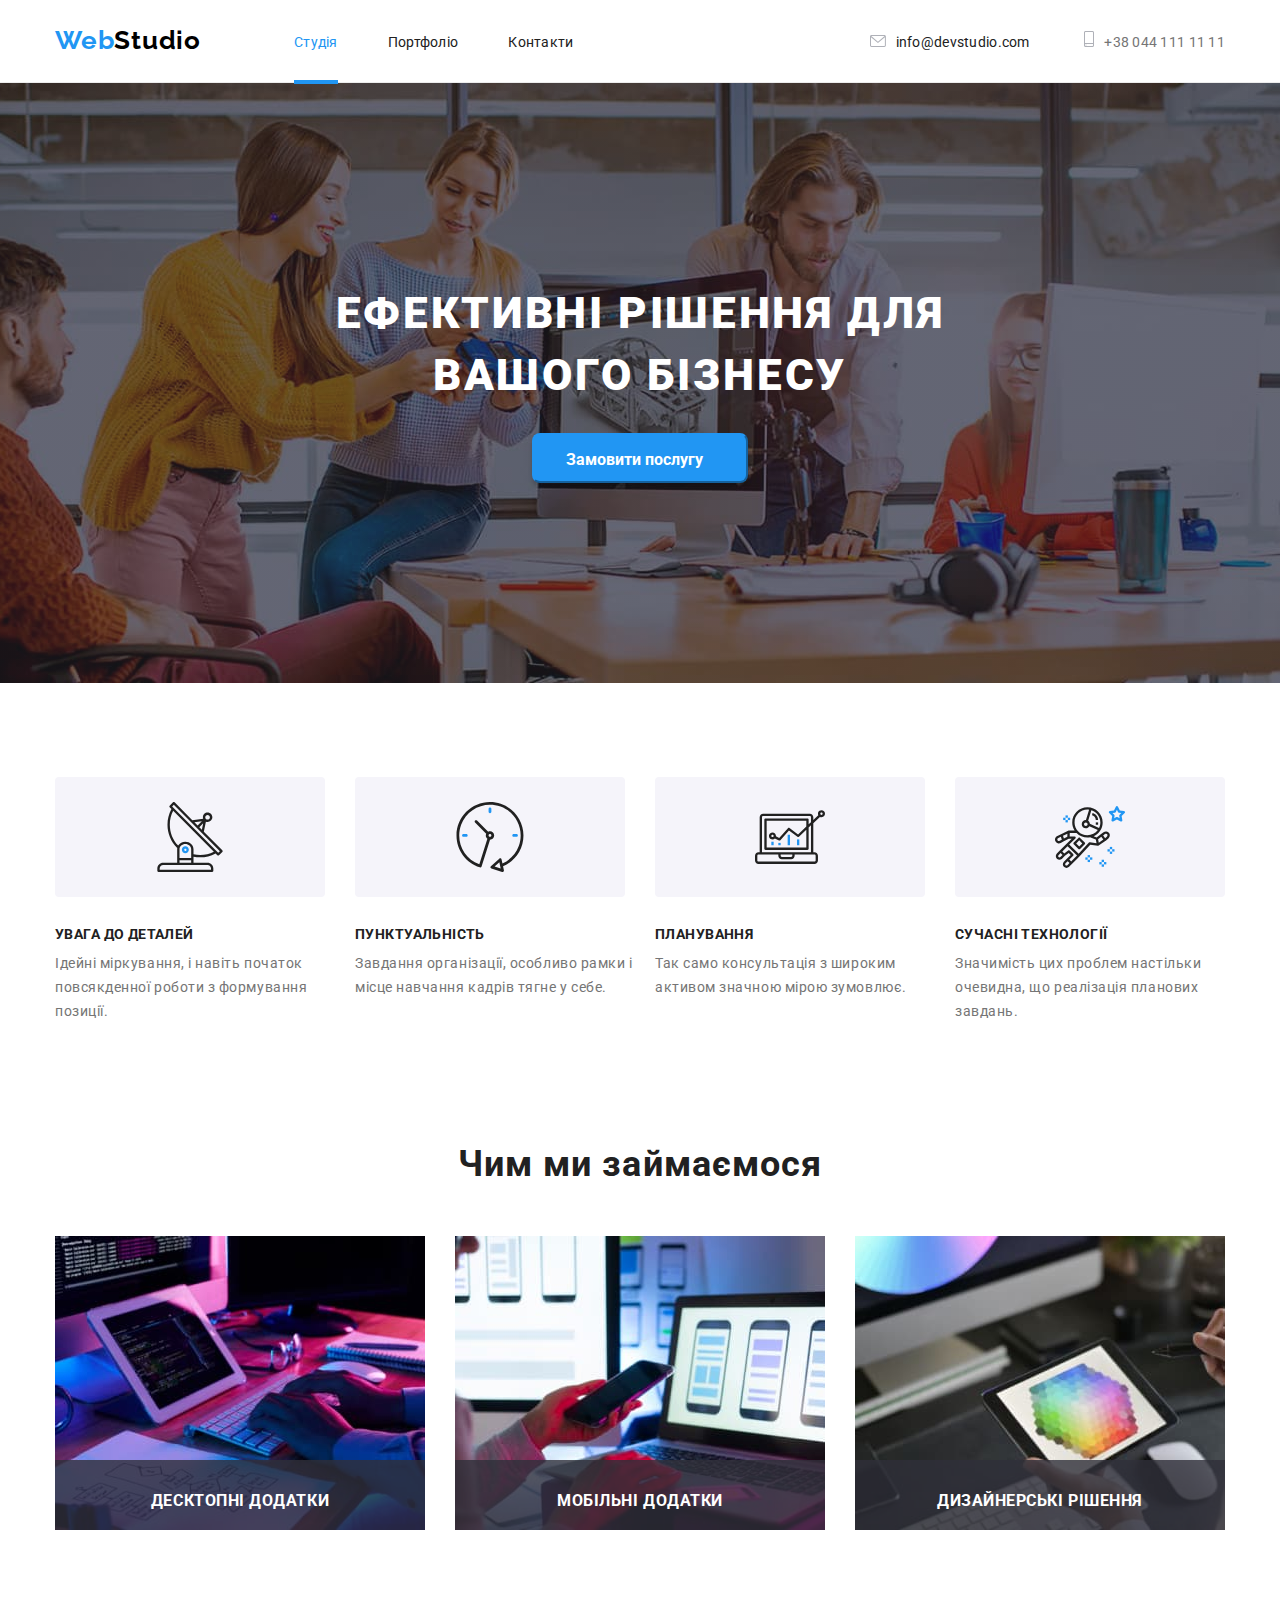
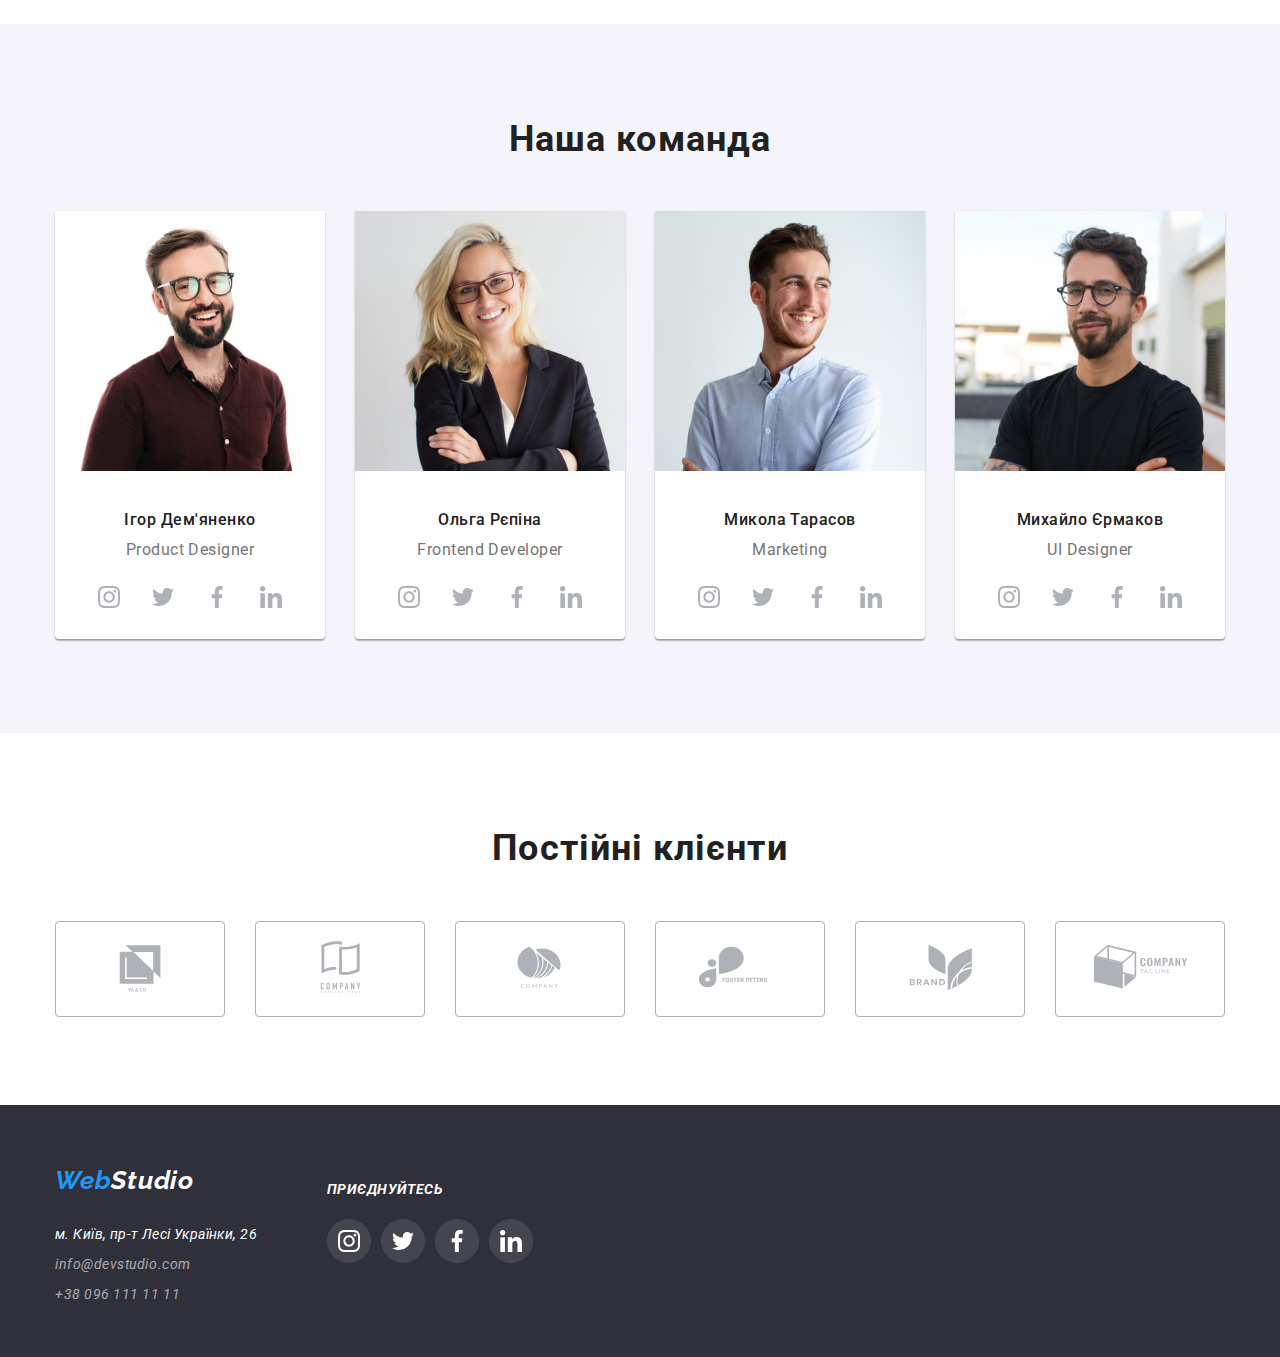
<file: index.html>
<!DOCTYPE html>

<html lang="uk">
  <head>
    <meta charset="UTF-8" />
    <meta http-equiv="X-UA-Compatible" content="IE=edge" />
    <meta name="viewport" content="width=device-width, initial-scale=1.0" />
    <link rel="preconnect" href="https://fonts.googleapis.com" />
    <link rel="preconnect" href="https://fonts.gstatic.com" crossorigin />
    <title>Студія</title>
    <link
      href="https://fonts.googleapis.com/css2?family=Raleway:wght@700&family=Roboto:wght@400;500;700;900&display=swap"
      rel="stylesheet"
    />
    <link
      rel="stylesheet"
      href="https://cdnjs.cloudflare.com/ajax/libs/modern-normalize/1.1.0/modern-normalize.css"
    />
    <link rel="stylesheet" href="./css/styles.css" />
  </head>

  <body class="page-body">
    <!--HEDER-->
    <header class="page-header">
      <div class="container">
        <a href="/" class="logotip">
          <span class="logo-web">Web</span
          ><span class="logo-studio">Studio</span>
        </a>
        <nav>
          <ul class="header-list list">
            <li class="item">
              <a href="./index.html" class="header-link link mail head"
                >Студія</a
              >
            </li>

            <li class="item">
              <a href="./portfolio.html" class="header-link link">Портфоліо</a>
            </li>

            <li class="item">
              <a href="#" class="header-link link">Контакти</a>
            </li>
          </ul>
        </nav>
        <div class="header-contacts header-icon">
          <a href="mailto:info@devstudio.com" class="header-link link">
            <svg class="enveloper">
              <use href="./images/icons.svg#icon-envelope"></use></svg
            >info@devstudio.com</a
          >

          <a href="tel:+380441111111" class="tel header-link link"
            ><svg class="smartphone">
              <use href="./images/icons.svg#icon-smartphone"></use></svg
            >+38 044 111 11 11</a
          >
        </div>
      </div>
    </header>
    <!--замовлення послуги-->
    <main>
      <section class="order">
        <div class="container">
          <h1 class="tittle">ЕФЕКТИВНІ РІШЕННЯ ДЛЯ ВАШОГО БІЗНЕСУ</h1>
          <button class="buton" type="button" data-modal-open>
            Замовити послугу
          </button>
        </div>
      </section>

      <!--особливості команди-->
      <section class="descriptions">
        <div class="container">
          <ul class="description-list list">
            <li class="description-item">
              <a href="" class="descrip">
                <svg class="descrip-icon">
                  <use href="./images/icons.svg#icon-antenna"></use>
                </svg>
              </a>
              <h3 class="description">УВАГА ДО ДЕТАЛЕЙ</h3>
              <p class="description-text">
                Ідейні міркування, і навіть початок повсякденної роботи з
                формування позиції.
              </p>
            </li>

            <li class="description-item">
              <a href="" class="descrip">
                <svg class="descrip-icon">
                  <use href="./images/icons.svg#icon-clock"></use>
                </svg>
              </a>
              <h3 class="description">ПУНКТУАЛЬНІСТЬ</h3>

              <p class="description-text">
                Завдання організації, особливо рамки і місце навчання кадрів
                тягне у себе.
              </p>
            </li>

            <li class="description-item">
              <a href="" class="descrip">
                <svg class="descrip-icon">
                  <use href="./images/icons.svg#icon-diagram"></use>
                </svg>
              </a>
              <h3 class="description">ПЛАНУВАННЯ</h3>

              <p class="description-text">
                Так само консультація з широким активом значною мірою зумовлює.
              </p>
            </li>

            <li class="description-item">
              <a href="" class="descrip">
                <svg class="descrip-icon">
                  <use href="./images/icons.svg#icon-astronaut"></use>
                </svg>
              </a>
              <h3 class="description">СУЧАСНІ ТЕХНОЛОГІЇ</h3>
              <p class="description-text">
                Значимість цих проблем настільки очевидна, що реалізація
                планових завдань.
              </p>
            </li>
          </ul>
        </div>
      </section>

      <!--ABOUT-->
      <section class="about">
        <div class="container">
          <h3 class="work">Чим ми займаємося</h3>
          <ul class="gallery-images">
            <li class="work-img">
              <div class="about-work">
                <img
                  class="images-about"
                  src="./images/about1.jpg"
                  alt="keyboard"
                  width="370"
                />
                <div class="work-title">
                  <h3>ДЕСКТОПНІ ДОДАТКИ</h3>
                </div>
              </div>
            </li>
            <li class="work-img">
              <div class="about-work">
                <img
                  class="images-about"
                  src="./images/about2.jpg"
                  alt="cellphone"
                  width="370"
                />
                <div class="work-title">
                  <h3>МОБІЛЬНІ ДОДАТКИ</h3>
                </div>
              </div>
            </li>
            <li class="work-img">
              <div class="about-work">
                <img
                  class="images-about"
                  src="./images/about3.jpg"
                  alt="tablet"
                  width="370"
                />
                <div class="work-title">
                  <h3>ДИЗАЙНЕРСЬКІ РІШЕННЯ</h3>
                </div>
              </div>
            </li>
          </ul>
        </div>
      </section>

      <!--Команда-->
      <section class="team">
        <div class="container">
          <h3 class="our-team">Наша команда</h3>
          <ul class="gallery-team">
            <li class="team-cards">
              <img
                src="./images/designer.jpg"
                alt="product designer"
                width="270"
              />
              <p class="team-people">Ігор Дем'яненко</p>
              <p class="team-career">Product Designer</p>
              <ul class="social-icons list">
                <li class="social-item">
                  <a href="" class="social-link">
                    <svg class="social-icon">
                      <use href="./images/icons.svg#icon-instagram"></use>
                    </svg>
                  </a>
                </li>
                <li class="social-item">
                  <a href="" class="social-link">
                    <svg class="social-icon">
                      <use href="./images/icons.svg#icon-twitter"></use>
                    </svg>
                  </a>
                </li>
                <li class="social-item">
                  <a href="" class="social-link">
                    <svg class="social-icon">
                      <use href="./images/icons.svg#icon-facebook"></use>
                    </svg>
                  </a>
                </li>
                <li class="social-item">
                  <a href="" class="social-link">
                    <svg class="social-icon">
                      <use href="./images/icons.svg#icon-linkedin"></use>
                    </svg>
                  </a>
                </li>
              </ul>
            </li>

            <li class="team-cards">
              <img
                src="./images/developer.jpg"
                alt="frontend developer"
                width="270"
              />
              <p class="team-people">Ольга Рєпіна</p>
              <p class="team-career">Frontend Developer</p>
              <ul class="social-icons list">
                <li class="social-item">
                  <a href="" class="social-link">
                    <svg class="social-icon">
                      <use href="./images/icons.svg#icon-instagram"></use>
                    </svg>
                  </a>
                </li>
                <li class="social-item">
                  <a href="" class="social-link">
                    <svg class="social-icon">
                      <use href="./images/icons.svg#icon-twitter"></use>
                    </svg>
                  </a>
                </li>
                <li class="social-item">
                  <a href="" class="social-link">
                    <svg class="social-icon">
                      <use href="./images/icons.svg#icon-facebook"></use>
                    </svg>
                  </a>
                </li>
                <li class="social-item">
                  <a href="" class="social-link">
                    <svg class="social-icon">
                      <use href="./images/icons.svg#icon-linkedin"></use>
                    </svg>
                  </a>
                </li>
              </ul>
            </li>

            <li class="team-cards">
              <img src="./images/marketing.jpg" alt="marketing" width="270" />
              <p class="team-people">Микола Тарасов</p>
              <p class="team-career">Marketing</p>
              <ul class="social-icons list">
                <li class="social-item">
                  <a href="" class="social-link">
                    <svg class="social-icon">
                      <use href="./images/icons.svg#icon-instagram"></use>
                    </svg>
                  </a>
                </li>
                <li class="social-item">
                  <a href="" class="social-link">
                    <svg class="social-icon">
                      <use href="./images/icons.svg#icon-twitter"></use>
                    </svg>
                  </a>
                </li>
                <li class="social-item">
                  <a href="" class="social-link">
                    <svg class="social-icon">
                      <use href="./images/icons.svg#icon-facebook"></use>
                    </svg>
                  </a>
                </li>
                <li class="social-item">
                  <a href="" class="social-link">
                    <svg class="social-icon">
                      <use href="./images/icons.svg#icon-linkedin"></use>
                    </svg>
                  </a>
                </li>
              </ul>
            </li>

            <li class="team-cards">
              <img src="./images/uldesigner.jpg" alt="uldesigner" width="270" />
              <p class="team-people">Михайло Єрмаков</p>
              <p class="team-career">UI Designer</p>
              <ul class="social-icons list">
                <li class="social-item">
                  <a href="" class="social-link">
                    <svg class="social-icon">
                      <use href="./images/icons.svg#icon-instagram"></use>
                    </svg>
                  </a>
                </li>
                <li class="social-item">
                  <a href="" class="social-link">
                    <svg class="social-icon">
                      <use href="./images/icons.svg#icon-twitter"></use>
                    </svg>
                  </a>
                </li>
                <li class="social-item">
                  <a href="" class="social-link">
                    <svg class="social-icon">
                      <use href="./images/icons.svg#icon-facebook"></use>
                    </svg>
                  </a>
                </li>
                <li class="social-item">
                  <a href="" class="social-link">
                    <svg class="social-icon">
                      <use href="./images/icons.svg#icon-linkedin"></use>
                    </svg>
                  </a>
                </li>
              </ul>
            </li>
          </ul>
        </div>
      </section>
      <!-- Regular clients -->
      <section class="clients">
        <div class="container">
          <h3 class="clients-title">Постійні клієнти</h3>
          <ul class="regular-clients">
            <li class="client">
              <svg class="client-logo">
                <use href="./images/icons.svg#icon-logo-1"></use>
              </svg>
            </li>
            <li class="client">
              <svg class="client-logo">
                <use href="./images/icons.svg#icon-logo-2"></use>
              </svg>
            </li>
            <li class="client">
              <svg class="client-logo">
                <use href="./images/icons.svg#icon-logo-3"></use>
              </svg>
            </li>
            <li class="client">
              <svg class="client-logo">
                <use href="./images/icons.svg#icon-logo-4"></use>
              </svg>
            </li>
            <li class="client">
              <svg class="client-logo">
                <use href="./images/icons.svg#icon-logo-5"></use>
              </svg>
            </li>
            <li class="client">
              <svg class="client-logo">
                <use href="./images/icons.svg#icon-logo-6"></use>
              </svg>
            </li>
          </ul>
        </div>
      </section>
    </main>

    <!--Footer-->
    <footer class="footer">
      <div class="container cont">
        <address>
          <div class="footer-block">
            <div class="block">
              <ul class="list box">
                <li class="logotip-second">
                  <span class="logo-web-second">Web</span
                  ><span class="logo-studio-second">Studio</span>
                </li>

                <li>
                  <a
                    class="maps"
                    href="https://goo.gl/maps/9NoriihRHonXsbu39"
                    target="_blank"
                    rel="noopener noreferrer nofolow"
                    >м. Київ, пр-т Лесі Українки, 26</a
                  >
                </li>

                <li>
                  <a href="mailto:info@devstudio.com" class="contact-link"
                    >info@devstudio.com</a
                  >
                </li>

                <li>
                  <a href="tel:+380961111111" class="contact-link"
                    >+38 096 111 11 11</a
                  >
                </li>
              </ul>
            </div>
            <div class="block-one">
              <p class="add">ПРИЄДНУЙТЕСЬ</p>
              <ul class="footer-social-icons list">
                <li class="footer-icons">
                  <a href="" class="footer-link">
                    <svg class="foot-icon">
                      <use href="./images/icons.svg#icon-instagram"></use>
                    </svg>
                  </a>
                </li>
                <li class="footer-icons">
                  <a href="" class="footer-link">
                    <svg class="foot-icon">
                      <use href="./images/icons.svg#icon-twitter"></use>
                    </svg>
                  </a>
                </li>
                <li class="footer-icons">
                  <a href="" class="footer-link">
                    <svg class="foot-icon">
                      <use href="./images/icons.svg#icon-facebook"></use>
                    </svg>
                  </a>
                </li>
                <li class="footer-icons">
                  <a href="" class="footer-link">
                    <svg class="foot-icon">
                      <use href="./images/icons.svg#icon-linkedin"></use>
                    </svg>
                  </a>
                </li>
              </ul>
            </div>
          </div>
        </address>
      </div>
    </footer>
    <div class="modal-backdrop is-hidden" data-modal>
      <div class="modal">
        <div class="close-sign" data-modal-close>Х</div>
      </div>
    </div>
    <script src="./js/modal.js"></script>
  </body>
</html>
</file>
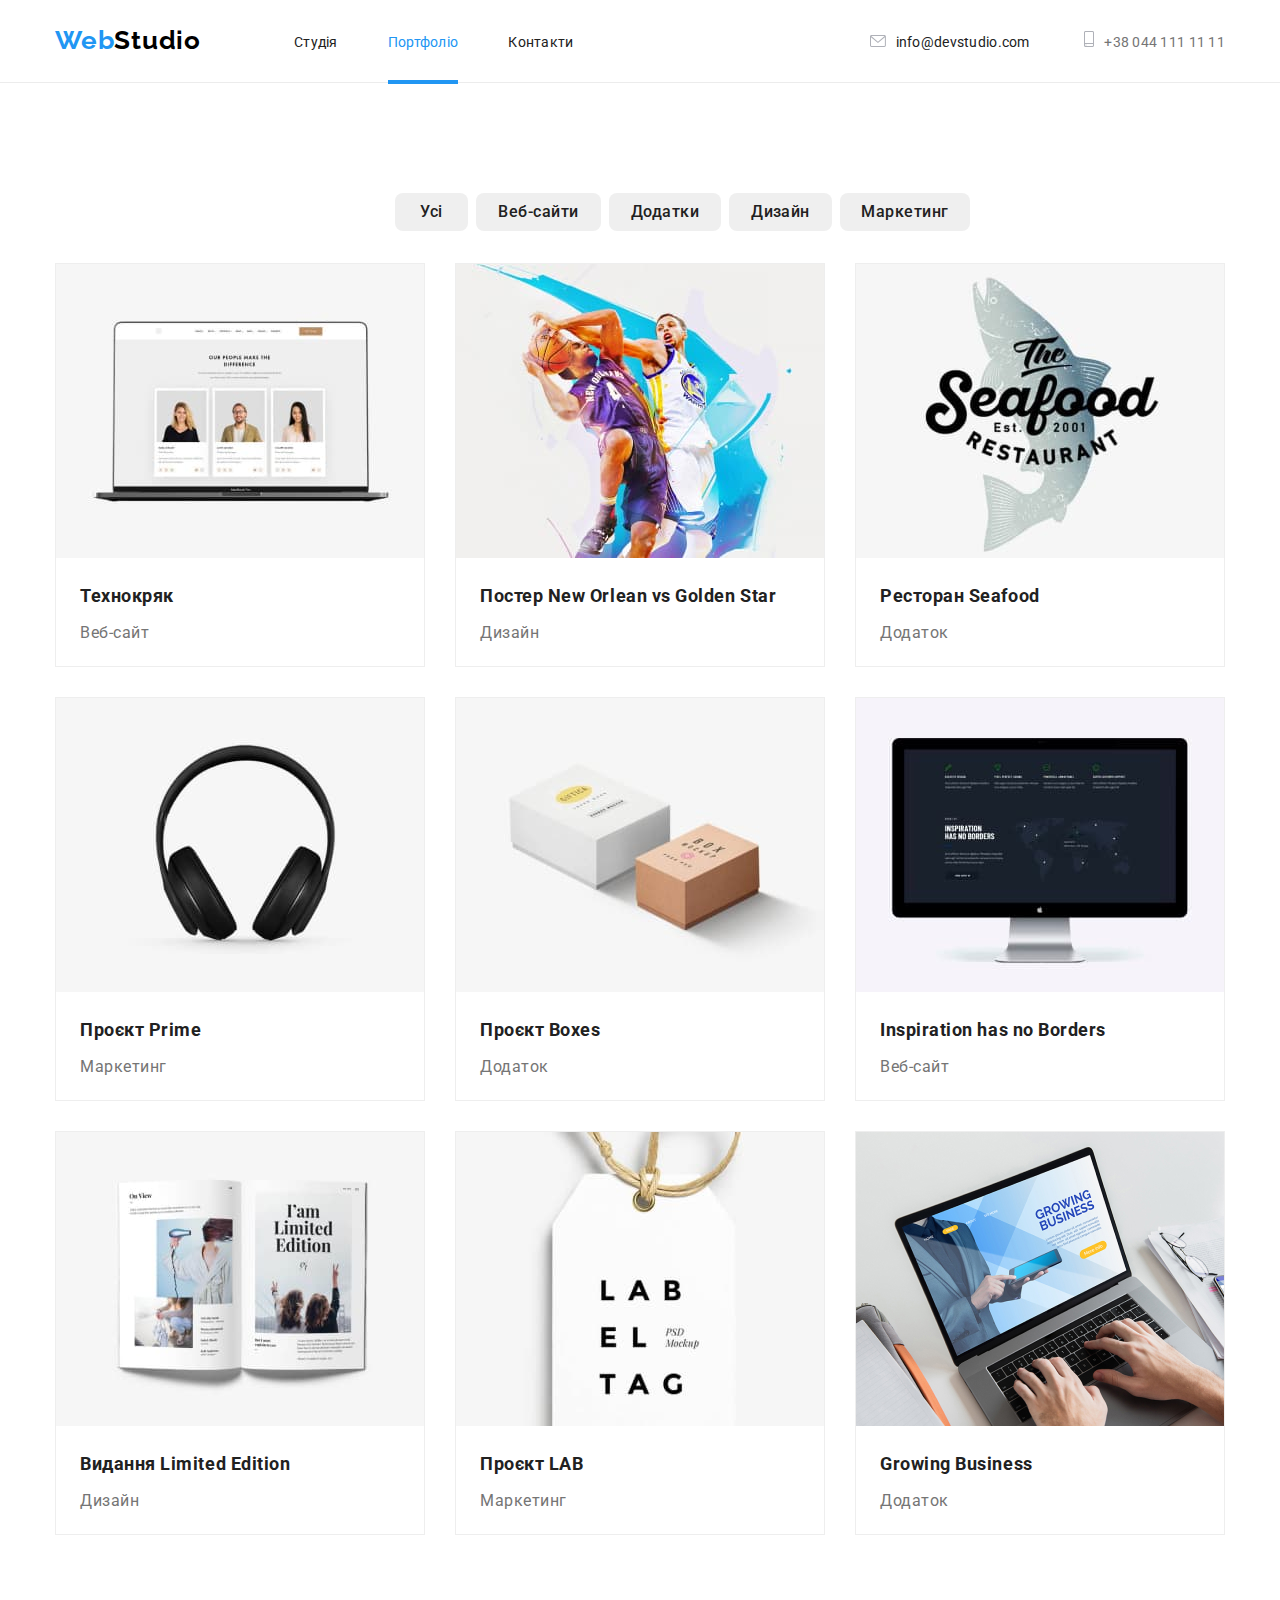
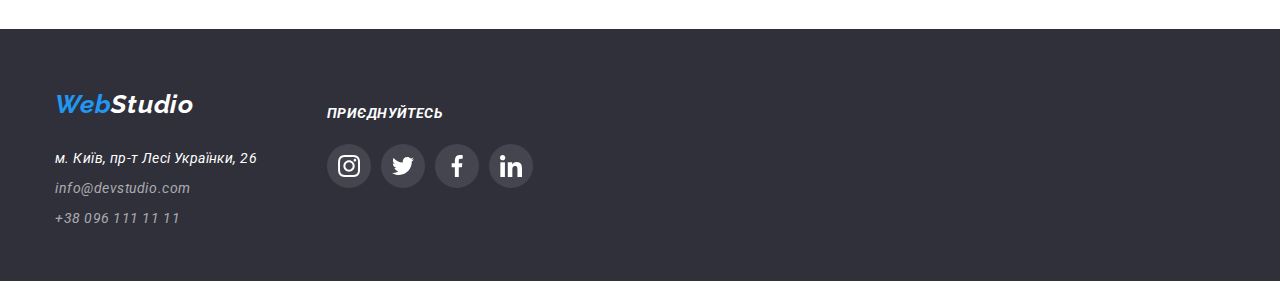
<file: portfolio.html>
<!DOCTYPE html>

<html lang="uk">
  <head>
    <meta charset="UTF-8" />
    <meta http-equiv="X-UA-Compatible" content="IE=edge" />
    <meta name="viewport" content="width=device-width, initial-scale=1.0" />
    <link rel="preconnect" href="https://fonts.googleapis.com" />
    <link rel="preconnect" href="https://fonts.gstatic.com" crossorigin />
    <title>Портфоліо</title>
    <link
      href="https://fonts.googleapis.com/css2?family=Raleway:wght@700&family=Roboto:wght@400;500;700;900&display=swap"
      rel="stylesheet"
    />
    <link
      rel="stylesheet"
      href="https://cdnjs.cloudflare.com/ajax/libs/modern-normalize/1.1.0/modern-normalize.css"
    />
    <link rel="stylesheet" href="./css/styles.css" />
  </head>

  <body class="page-body">
    <!--HEDER-->
    <header class="page-header">
      <div class="container">
        <a href="/" class="logotip">
          <span class="logo-web">Web</span
          ><span class="logo-studio">Studio</span>
        </a>
        <nav>
          <ul class="header-list list">
            <li class="item">
              <a href="./index.html" class="header-link link">Студія</a>
            </li>

            <li class="item">
              <a href="./portfolio.html" class="header-link link mail head"
                >Портфоліо</a
              >
            </li>

            <li class="item">
              <a href="#" class="header-link link">Контакти</a>
            </li>
          </ul>
        </nav>
        <div class="header-contacts header-icon">
          <a href="mailto:info@devstudio.com" class="header-link link">
            <svg class="enveloper">
              <use href="./images/icons.svg#icon-envelope"></use></svg
            >info@devstudio.com</a
          >

          <a href="tel:+380441111111" class="tel header-link link"
            ><svg class="smartphone">
              <use href="./images/icons.svg#icon-smartphone"></use></svg
            >+38 044 111 11 11</a
          >
        </div>
      </div>
    </header>

    <!--вміст сторінки-->

    <main>
      <!--кнопки-->
      <section class="btn">
        <div class="container">
          <ul class="button-portfolio">
            <li>
              <button class="button-oll" type="button">Усі</button>
            </li>

            <li>
              <button class="button-web" type="button">Веб-сайти</button>
            </li>

            <li>
              <button class="button-addition" type="button">Додатки</button>
            </li>

            <li>
              <button class="button-design" type="button">Дизайн</button>
            </li>

            <li>
              <button class="button-marceting" type="button">Маркетинг</button>
            </li>
          </ul>

          <!--опис робіт портфоліо-->

          <section class="pro">
            <ul class="projekt-cards">
              <li class="projekt-page">
                <div class="img-wrapper">
                  <img
                    class="picture"
                    src="./images/project1.jpg"
                    alt="picture website"
                    width="370"
                  />
                  <div class="pro-description">
                    Ресурс пропонує комплексні пропозиції з різним рівнем
                    функціоналу та сервісів. Все це дозволить відвідувачу
                    отримати вичерпні відомості про компанію чи приватну особу.
                  </div>
                </div>
                <h3 class="projekt">Технокряк</h3>

                <p class="project-description">Веб-сайт</p>
              </li>

              <li class="projekt-page">
                <div class="img-wrapper">
                  <img
                    class="picture"
                    src="./images/project2.jpg"
                    alt="picture design"
                    width="370"
                  />
                  <div class="pro-description">
                    Ресурс пропонує комплексні пропозиції з різним рівнем
                    функціоналу та сервісів. Все це дозволить відвідувачу
                    отримати вичерпні відомості про компанію чи приватну особу.
                  </div>
                </div>
                <h3 class="projekt">Постер New Orlean vs Golden Star</h3>

                <p class="project-description">Дизайн</p>
              </li>

              <li class="projekt-page">
                <div class="img-wrapper">
                  <img
                    class="picture"
                    src="./images/project3.jpg"
                    alt="picture restorant Seafood"
                    width="370"
                  />
                  <div class="pro-description">
                    Ресурс пропонує комплексні пропозиції з різним рівнем
                    функціоналу та сервісів. Все це дозволить відвідувачу
                    отримати вичерпні відомості про компанію чи приватну особу.
                  </div>
                </div>
                <h3 class="projekt">Ресторан Seafood</h3>

                <p class="project-description">Додаток</p>
              </li>

              <li class="projekt-page">
                <div class="img-wrapper">
                  <img
                    class="picture"
                    src="./images/project4.jpg"
                    alt="picture project Prime"
                    width="370"
                  />
                  <div class="pro-description">
                    Ресурс пропонує комплексні пропозиції з різним рівнем
                    функціоналу та сервісів. Все це дозволить відвідувачу
                    отримати вичерпні відомості про компанію чи приватну особу.
                  </div>
                </div>
                <h3 class="projekt">Проєкт Prime</h3>

                <p class="project-description">Маркетинг</p>
              </li>

              <li class="projekt-page">
                <div class="img-wrapper">
                  <img
                    class="picture"
                    src="./images/project5.jpg"
                    alt="picture project Boxes"
                    width="370"
                  />
                  <div class="pro-description">
                    Ресурс пропонує комплексні пропозиції з різним рівнем
                    функціоналу та сервісів. Все це дозволить відвідувачу
                    отримати вичерпні відомості про компанію чи приватну особу.
                  </div>
                </div>
                <h3 class="projekt">Проєкт Boxes</h3>

                <p class="project-description">Додаток</p>
              </li>

              <li class="projekt-page">
                <div class="img-wrapper">
                  <img
                    class="picture"
                    src="./images/project6.jpg"
                    alt="picture website"
                    width="370"
                  />
                  <div class="pro-description">
                    Ресурс пропонує комплексні пропозиції з різним рівнем
                    функціоналу та сервісів. Все це дозволить відвідувачу
                    отримати вичерпні відомості про компанію чи приватну особу.
                  </div>
                </div>
                <h3 class="projekt">Inspiration has no Borders</h3>

                <p class="project-description">Веб-сайт</p>
              </li>

              <li class="projekt-page">
                <div class="img-wrapper">
                  <img
                    class="picture"
                    src="./images/project7.jpg"
                    alt="picture edition design"
                    width="370"
                  />
                  <div class="pro-description">
                    Ресурс пропонує комплексні пропозиції з різним рівнем
                    функціоналу та сервісів. Все це дозволить відвідувачу
                    отримати вичерпні відомості про компанію чи приватну особу.
                  </div>
                </div>
                <h3 class="projekt">Видання Limited Edition</h3>

                <p class="project-description">Дизайн</p>
              </li>

              <li class="projekt-page">
                <div class="img-wrapper">
                  <img
                    class="picture"
                    src="./images/project8.jpg"
                    alt="picture project LAB"
                    width="370"
                  />
                  <div class="pro-description">
                    Ресурс пропонує комплексні пропозиції з різним рівнем
                    функціоналу та сервісів. Все це дозволить відвідувачу
                    отримати вичерпні відомості про компанію чи приватну особу.
                  </div>
                </div>
                <h3 class="projekt">Проєкт LAB</h3>

                <p class="project-description">Маркетинг</p>
              </li>

              <li class="projekt-page">
                <div class="img-wrapper">
                  <img
                    class="picture"
                    src="./images/project9.jpg"
                    alt="picture Growing Business"
                    width="370"
                  />
                  <div class="pro-description">
                    Ресурс пропонує комплексні пропозиції з різним рівнем
                    функціоналу та сервісів. Все це дозволить відвідувачу
                    отримати вичерпні відомості про компанію чи приватну особу.
                  </div>
                </div>
                <h3 class="projekt">Growing Business</h3>

                <p class="project-description">Додаток</p>
              </li>
            </ul>
          </section>
        </div>
      </section>
    </main>

    <!--Footer----->
    <footer class="footer">
      <div class="container cont">
        <address>
          <div class="footer-block">
            <div class="block">
              <ul class="list box">
                <li class="logotip-second">
                  <span class="logo-web-second">Web</span
                  ><span class="logo-studio-second">Studio</span>
                </li>

                <li>
                  <a
                    class="maps"
                    href="https://goo.gl/maps/9NoriihRHonXsbu39"
                    target="_blank"
                    rel="noopener noreferrer nofolow"
                    >м. Київ, пр-т Лесі Українки, 26</a
                  >
                </li>

                <li>
                  <a href="mailto:info@devstudio.com" class="contact-link"
                    >info@devstudio.com</a
                  >
                </li>

                <li>
                  <a href="tel:+380961111111" class="contact-link"
                    >+38 096 111 11 11</a
                  >
                </li>
              </ul>
            </div>
            <div class="block-one">
              <p class="add">ПРИЄДНУЙТЕСЬ</p>
              <ul class="footer-social-icons list">
                <li class="footer-icons">
                  <a href="" class="footer-link">
                    <svg class="foot-icon">
                      <use href="./images/icons.svg#icon-instagram"></use>
                    </svg>
                  </a>
                </li>
                <li class="footer-icons">
                  <a href="" class="footer-link">
                    <svg class="foot-icon">
                      <use href="./images/icons.svg#icon-twitter"></use>
                    </svg>
                  </a>
                </li>

                <li class="footer-icons">
                  <span>
                    <a href="" class="footer-link">
                      <svg class="foot-icon">
                        <use href="./images/icons.svg#icon-facebook"></use>
                      </svg>
                    </a>
                  </span>
                </li>

                <li class="footer-icons">
                  <a href="" class="footer-link">
                    <svg class="foot-icon">
                      <use href="./images/icons.svg#icon-linkedin"></use>
                    </svg>
                  </a>
                </li>
              </ul>
            </div>
          </div>
        </address>
      </div>
    </footer>
  </body>
</html>
</file>
<file: css/styles.css>
:root {
  --primary-text-color: rgba(0, 0, 0, 0.8); /* вторинний колір тексту;*/
  --title-text-color: #212121; /* колір основного тексту #212121 */
  --accent-color: #2196f3; /* акцент #18A0FB */
  --pimary-white-color: #ffffff;
}

body {
  background-color: var(--primary-white-color);
  color: var(--primary-text-color);
  font-family: Roboto, sans-serif;
  letter-spacing: 0.03em;
  font-size: 18px;
  line-height: 1.67;
}

h1,
h2,
h3,
p {
  margin: 0;
}

.container {
  width: 1200px;
  margin-left: auto;
  margin-right: auto;
  padding: 0 15px;
  /*outline: 1px solid red;*/
}

.header-list {
  display: flex; /***ставить елемент ul в один рядок***/
}

/* знімає крапки */
.list {
  list-style: none;
  padding-left: 0;
  margin: 0;
}
/* робить усім li в класі лівий відступ крім першого */
.header-list .item:not(:first-child) {
  margin-left: 50px;
}
/* розтягує текст рядком */
.page-header {
  background: #ffffff;
  border-bottom: 1px solid #ececec;
}

.page-header .container {
  display: flex; /* розтягує ,блоковий елемент рядком */
  align-items: center; /*вирівнює по центру*/
}

/***задає стиль логотипу***/
.logo {
  position: absolute;
}
.logotip {
  margin-bottom: 24px;
  margin-top: 25px;
  margin-right: 93px;
  text-decoration: none;
  cursor: pointer;
}

.logotip:hover {
  text-decoration: underline #2196f3;
}
.logotip:focus {
  outline: 2px solid #2196f3;
}

.logo-web {
  font-family: "Raleway";
  font-weight: 700;
  font-size: 26px;
  line-height: 1.2;
  letter-spacing: 0.03em;
  color: #2196f3;
}

.logo-studio {
  font-family: "Raleway";
  font-weight: 700;
  font-size: 26px;
  line-height: 1.2;
  letter-spacing: 0.03em;
  color: #000000;
}

/***задає стилі студія,портфоліо,контакти***/
.header-link {
  font-size: 14px;
  line-height: 1.1;
  letter-spacing: 0.02em;
  color: #212121;
  margin-right: 30;
  margin-top: 32;
}

.header-link:hover,
.header-link:focus {
  color: var(--accent-color);
}

.header-list .head {
  position: relative;
}

.header-list .head::after {
  content: "";
  display: block;
  background: #2196f3;
  height: 4px;
  bottom: 0;
  left: 0;
  width: 100%;
  position: absolute;
  top: 46px;
}

.link {
  text-decoration: none;
}

/***задає стилі номеру телефону***/
.header-contacts {
  margin-left: auto;
}
.tel {
  color: #757575;
  margin-left: 50px;
}
.mail {
  color: #2196f3;
}

.enveloper {
  width: 16px;
  height: 12px;
  fill: #afb1b8;
  margin-right: 10px;
}

.smartphone {
  width: 10px;
  height: 16px;
  fill: #afb1b8;
  margin-right: 10px;
}

.smartphone:hover {
  fill: #2196f3;
}

.enveloper:hover {
  fill: #2196f3;
}

/********************** задає фон під заголовок і кнопку *************************/
.order {
  max-width: 1600px;
  height: 600px;
  padding-top: 200px;
  padding-bottom: 200px;
  margin-left: auto;
  margin-right: auto;
  background-color: #c4c4c4;

  background-image: linear-gradient(
      rgba(47, 48, 58, 0.4),
      /* задає лінійний градієнт*/ rgba(47, 48, 58, 0.4)
    ),
    url(../images/heroimg.jpg); /*вставляє картинку*/
  background-size: 1600px;
  background-repeat: no-repeat;
  background-position: center;
}

/* Ефективні рішення для вашого бізнесу */
.tittle {
  width: 696px;
  height: 120px;
  margin: 0 auto;
  justify-content: center;
  align-items: center;
  text-align: center;
  font-weight: 900;
  font-size: 44px;
  line-height: 1.4;
  letter-spacing: 0.06em;
  color: #ffffff;
  margin-bottom: 30px;
}

/* Замовити послугу*****кнопка******* */
.buton {
  width: 216px;
  height: 50px;
  left: 692px;
  top: 430px;

  font-weight: 700;
  font-size: 16px;
  list-style-type: none;
  line-height: 1.9;
  text-align: center;
  color: #ffffff;

  display: flex;
  cursor: pointer;
  border-color: #2196f3;
  border-radius: 4px;
  background: #2196f3;
  box-shadow: 0px 4px 4px rgba(0, 0, 0, 0.15);
  margin: 0 auto;
  padding: 10px 32px;
}

/*особливості команди*/
.descriptions {
  padding: 94px 0px 118px 0px;
}

.description-list {
  display: flex; /***ставить елемент ul в один рядок***/
  width: 1170px;
  height: 248px;
}

.description {
  font-weight: 700;
  font-size: 14px;
  line-height: 1.1;
  letter-spacing: 0.03em;
  text-transform: uppercase;
  color: #212121;
  margin: 0px 30px 10px 0px;
  padding-top: 0px;
}
.description:nth-child(n4) {
  margin-right: 0px;
}

.description-text {
  font-weight: 400;
  font-size: 14px;
  line-height: 1.7;
  color: #757575;
}

.descrip {
  display: flex;
  width: 270px;
  height: 120px;
  background: #f5f4fa;
  border-radius: 4px;
  margin-bottom: 30px;
  margin-right: 30px;
  align-items: center;
  justify-content: center;
}
.descrip-icon {
  width: 70px;
  height: 70px;
  fill: #212121;
}

.descrip-icon:focus,
.descrip-icon:hover {
  fill: #2196f3;
}
/****************ABOUT**************/
.about {
  width: 1170px 0px;
}

.work {
  font-weight: 700;
  font-size: 36px;
  line-height: 1.2;
  letter-spacing: 0.03em;
  color: #212121;
  text-align: center;
  margin: 0px;
  margin-bottom: 50px;
}

.gallery-images {
  width: 1170px;
  display: flex;
  padding-bottom: 94px;
  padding-left: 0px;
  margin: 0;
  list-style: none;
}

.work-img {
  width: 370px;
  height: 294px;
  flex-basis: calc((100% - 370px) / 3);
  text-transform: uppercase;
  margin-right: 30px;
  text-align: center;
}

.work-img:nth-child(1) {
  margin-left: 0px; /*першому елементу 215рх зліва */
}

.work-img:nth-child(3) {
  margin-right: -30px; /* 3 елементу -30рх зправа */
}

.images-about {
  display: block;
}

.about-work {
  position: relative;
  overflow: hidden;
}
.work-title {
  background-color: rgba(47, 48, 58, 0.8);
  position: absolute;
  bottom: 0;
  right: 0;
  left: 0;
  align-items: center;
  color: #ffffff;
  font-size: 14px;
  width: 370px;
  height: 70px;
  padding-top: 27px;
}

/******team********/

.team {
  background: #f5f4fa;
}

.our-team {
  font-weight: 700;
  font-size: 36px;
  line-height: 1.2;
  letter-spacing: 0.03em;
  text-align: center;
  color: #212121;
  margin-top: 0px;
  margin-bottom: 50px;
  padding-top: 94px;
}

.gallery-team {
  display: flex;
  list-style: none;
  padding-bottom: 94px;
  padding-left: 0px;
  margin-top: 0px;
  margin-bottom: 0px;
}
.team-cards {
  flex-basis: calc((100% - 270px) / 4);
  margin-right: 30px;
}

.team-people {
  font-weight: 500;
  font-size: 16px;
  line-height: 1.2;
  text-align: center;
  letter-spacing: 0.03em;
  color: #212121;
  margin-top: 30px;
  margin-bottom: 10px;
}
.team-career {
  font-weight: 400;
  font-size: 16px;
  line-height: 1.2;
  text-align: center;
  letter-spacing: 0.03em;
  color: #757575;
}

.team-cards {
  width: 270px;
  height: 428px;
  background: #ffffff;
  box-shadow: 0px 1px 3px rgba(0, 0, 0, 0.12), 0px 1px 1px rgba(0, 0, 0, 0.14),
    0px 2px 1px rgba(0, 0, 0, 0.2);
  border-radius: 0px 0px 4px 4px;
  padding-bottom: 94px;
}

.team-cards:nth-child(4n) {
  margin-right: -30px; /*4 елементу -30рх зправа */
}

.gallery-team .social-icons {
  display: flex;
  margin-top: 16px;
  justify-content: center;
}

.gallery-team .social-item {
  width: 44px;
  height: 44px;
  margin-right: 10px;
  cursor: pointer;
}
.gallery-team .social-item:last-child {
  margin-right: 0px;
}

.gallery-team .social-link {
  width: 100%; /*задає розміри і властивості <a>*/
  height: 100%;
  background: #ffffff;
  border-radius: 50%;
  display: flex;
  align-items: center;
  justify-content: center;
}
.social-link:hover {
  background-color: #2196f3;
}

.social-link:hover .social-icon {
  fill: #ffffff;
}

.social-icon {
  width: 22px;
  height: 22px;
  fill: #afb1b8;
}

/***********regular clients****************/

.regular-clients {
  display: flex; /***ставить елемент ul в один рядок***/
  width: 1170px;
  height: 184px;
  list-style: none;
  cursor: pointer;
  margin: 0px;
  padding-left: 0px;
}

.clients-title {
  font-weight: 700;
  font-size: 36px;
  line-height: 1.2;
  text-align: center;
  letter-spacing: 0.03em;
  color: #212121;
  padding-bottom: 50px;
  padding-top: 94px;
}

.client {
  width: 170px;
  height: 92px;
  border: 1px solid #afb1b8;
  border-radius: 4px;
  margin-right: 30px;
  padding-bottom: 94px;
}
.client:last-child {
  margin-right: 0px;
}

.client-logo {
  fill: #afb1b8;
  width: 106px;
  height: 60px;
  margin: 16px 32px;
}
.client:hover {
  border: 1px solid #2196f3;
}

.client-logo:hover {
  fill: #2196f3;
}

/***********footer****************/
.footer {
  height: 252px;
  padding: 0;
  background: #2f303a;
}
.cont {
  display: flex;
  align-items: baseline;
}
.block {
  margin-right: 70px;
}
.footer-social-icons {
  display: flex;
}

.add {
  font-weight: 700;
  font-size: 14px;
  line-height: 1.4;
  letter-spacing: 0.03em;
  text-transform: uppercase;
  color: #ffffff;
  margin-top: 75px;
  margin-bottom: 20px;
}

.footer-block {
  display: flex;
}

.footer-icons {
  width: 44px;
  height: 44px;
  margin-right: 10px;
  cursor: pointer;
}
.footer-icons:last-child {
  margin-right: 0px;
}

.footer-link {
  width: 100%; /*задає розміри і властивості <a>*/
  height: 100%;
  background: rgba(255, 255, 255, 0.1);
  border-radius: 50%;
  display: flex;
  align-items: center;
  justify-content: center;
}
.footer-link:hover {
  background-color: #2196f3;
}
.footer-link:hover .foot-icon {
  fill: #ffffff;
}

.foot-icon {
  width: 22px;
  height: 22px;
  fill: #ffffff;
}

.maps {
  font-weight: 400;
  font-size: 14px;
  line-height: 1.7;
  letter-spacing: 0.03em;
  color: #ffffff;
  margin-bottom: 8px;

  text-decoration: none;
}
.contact-link {
  font-weight: 400;
  font-size: 14px;
  line-height: 1.7;
  color: rgba(255, 255, 255, 0.6);
  text-decoration: none;
}
.maps:hover {
  color: #2196f3;
  text-decoration: underline;
}
.contact-link:hover {
  color: #2196f3;
  text-decoration: underline;
}
.maps:focus {
  outline: 2px solid #2196f3;
}
.contact-link:focus {
  outline: 2px solid #2196f3;
}

.logotip-second {
  text-decoration: none;
  cursor: pointer;
  margin-top: 60px;
  margin-bottom: 20px;
}
.logotip-second:hover {
  text-decoration: underline #2196f3;
}
.logotip-second:focus {
  outline: 2px solid #2196f3;
}
.logo-web-second {
  font-family: "Raleway";
  font-weight: 700;
  font-size: 26px;
  line-height: 1.2;
  letter-spacing: 0.03em;
  color: #2196f3;
}
.logo-studio-second {
  font-family: "Raleway";
  font-weight: 700;
  font-size: 26px;
  line-height: 1.2;
  letter-spacing: 0.03em;
  color: #ffffff;
}

/*******************************porfolio************************************/
.btn {
  padding-top: 94px;
  padding-bottom: 94px;
}

.button-portfolio {
  height: 54px;
  top: 174px;
  display: flex;
  font-weight: 500;
  list-style-type: none;
  font-size: 16px;
  line-height: 1.6;
  text-align: center;
  color: #212121;
}

.buton,
.button-oll,
.button-web,
.button-addition,
.button-design,
.button-marceting {
  border-radius: 8px;
}

.button-oll {
  width: 73px;
  height: 38px;
  left: 515px;
  top: 208px;
  outline: none;
  border: none;
  cursor: pointer;
  font-weight: 500;
  font-size: 16px;
  line-height: 1.6;
  text-align: center;
  letter-spacing: 0.03em;
  color: #212121;
  padding: 6px 25px;
  margin: 0px 8px 0px 300px;
}

.button-oll:hover {
  outline: none;
  border: none;
  background: #2196f3;
  text-align: center;
  letter-spacing: 0.03em;
  color: #ffffff;
}
.button-oll:focus {
  outline: none;
  border: none;
  filter: drop-shadow(0px 4px 4px rgba(0, 0, 0, 0.25));
}

.button-web {
  width: 125px;
  height: 38px;
  left: 596px;
  top: 208px;
  outline: none;
  border: none;
  cursor: pointer;
  font-weight: 500;
  font-size: 16px;
  line-height: 1.6;
  text-align: center;
  letter-spacing: 0.03em;
  color: #212121;
  margin: 0px 8px 0px 0px;
}
.button-web:hover {
  outline: none;
  border: none;
  background: #2196f3;
  text-align: center;
  letter-spacing: 0.03em;
  color: #ffffff;
}
.button-web:focus {
  outline: none;
  border: none;
  filter: drop-shadow(0px 4px 4px rgba(0, 0, 0, 0.25));
}

.button-addition {
  width: 112px;
  height: 38px;
  left: 729px;
  top: 208px;
  outline: none;
  border: none;
  cursor: pointer;
  font-weight: 500;
  font-size: 16px;
  line-height: 1.6;
  text-align: center;
  letter-spacing: 0.03em;
  color: #212121;
  margin: 0px 8px 0px 0px;
}
.button-addition:hover {
  outline: none;
  border: none;
  background: #2196f3;
  text-align: center;
  letter-spacing: 0.03em;
  color: #ffffff;
}
.button-addition:focus {
  outline: none;
  border: none;
  filter: drop-shadow(0px 4px 4px rgba(0, 0, 0, 0.25));
}

.button-design {
  width: 103px;
  height: 38px;
  left: 849px;
  top: 208px;
  outline: none;
  border: none;
  cursor: pointer;
  font-weight: 500;
  font-size: 16px;
  line-height: 1.6;
  text-align: center;
  letter-spacing: 0.03em;
  color: #212121;
  margin: 0px 8px 0px 0px;
}
.button-design:hover {
  outline: none;
  border: none;
  background: #2196f3;
  text-align: center;
  letter-spacing: 0.03em;
  color: #ffffff;
}
.button-design:focus {
  outline: none;
  border: none;
  filter: drop-shadow(0px 4px 4px rgba(0, 0, 0, 0.25));
}

.button-marceting {
  width: 130px;
  height: 38px;
  left: 960px;
  top: 208px;
  outline: none;
  border: none;
  cursor: pointer;
  font-weight: 500;
  font-size: 16px;
  line-height: 1.6;
  text-align: center;
  letter-spacing: 0.03em;
  color: #212121;
  margin: 0px 8px 0px 0px;
}

.button-marceting:hover {
  outline: none;
  border: none;
  background: #2196f3;
  text-align: center;
  letter-spacing: 0.03em;
  color: #ffffff;
}
.button-marceting:focus {
  outline: none;
  border: none;
  filter: drop-shadow(0px 4px 4px rgba(0, 0, 0, 0.25));
}

.projekt-page {
  position: relative;
  cursor: pointer;
}

.img-wrapper {
  position: relative;
  overflow: hidden;
}

.pro-description {
  background: rgba(33, 150, 243, 0.9);
  position: absolute;
  width: 370px;
  height: 294px;
  top: 0;
  left: 0;
  right: 0;
  bottom: 0;
  padding: 63px 24px;
  cursor: pointer;
  display: flex;
  justify-content: center;
  align-items: center;
  color: #ffffff;
  font-size: 18px;
  line-height: 1.56;
  transform: translateY(100%);
  transition: transform 250ms cubic-bezier(0.4, 0, 0.2, 1);
}

.projekt-cards .projekt-page:hover .pro-description {
  transform: translateY(0);
}

/***************************cards********************************/
.pro {
  width: 1170px;
  display: flex;
  padding: 0px;
}

.projekt-cards {
  list-style: none; /* знімає крапки */
  display: flex; /***ставить елемент ul в один рядок***/
  flex-wrap: wrap; /*розбиває елементи по рядках*/
  margin: 0px;
  padding: 0px;
}

.projekt-cards img {
  display: block;
}

.projekt-page {
  height: 404px;
  width: 370px;
  background: #ffffff;
  border: 1px solid #eeeeee;
  margin-right: 30px;
  margin-bottom: 30px;
}
.projekt-page:nth-child(3n + 3) {
  margin-right: -15px; /*кожному третьому елементу -15рх зправа* */
}
.projekt-page:nth-child(n + 7) {
  margin-bottom: 0px; /*кожному елементу починаючи з сьомого 0рх знизу */
}

.projekt-page:hover,
.projekt-page:focus {
  border: 1px solid #eeeeee;
  box-shadow: 0px 1px 1px rgba(0, 0, 0, 0.12), 0px 4px 4px rgba(0, 0, 0, 0.06),
    1px 4px 6px rgba(0, 0, 0, 0.16);
}

.projekt {
  font-weight: 700;
  font-size: 18px;
  line-height: 2;
  color: #212121;
  margin: 20px 24px 4px;
}

.project-description {
  font-weight: 400;
  font-size: 16px;
  line-height: 1.9;
  color: #757575;
  margin: 0px 24px;
}
.picture {
  width: 370px;
  height: 294px;
  left: 1015px;
  top: 1130px;
  display: block;
}

/***************************modal********************************/
.modal-backdrop {
  position: fixed; /*задає фон під модальне вікно*/
  top: 0;
  bottom: 0;
  left: 0;
  right: 0;
  background: rgba(0, 0, 0, 0.2);
  transition: opacity 250ms, visibility 250ms;
}

.modal-backdrop.is-hidden .modal {
  opacity: 1;
  pointer-events: none;
}

.modal {
  position: absolute;
  top: 50%;
  left: 50%;
  transform: translate(-50%, -50%);
  width: 528px;
  height: 581px;
  transition: transform 250ms linear;
  background: #ffffff;
  box-shadow: 0px 1px 3px rgba(0, 0, 0, 0.12), 0px 1px 1px rgba(0, 0, 0, 0.14),
    0px 2px 1px rgba(0, 0, 0, 0.2);
  border-radius: 4px;
}

.modal .close-sign {
  position: absolute;
  display: flex;
  justify-content: center;
  cursor: pointer;
  align-items: center;
  top: 10px;
  right: 10px;
  width: 30px;
  height: 30px;
  border: 1px solid #000000;
  border-radius: 50%;
}

.is-hidden {
  visibility: hidden;
  opacity: 0;
  pointer-events: none;
}
</file>
